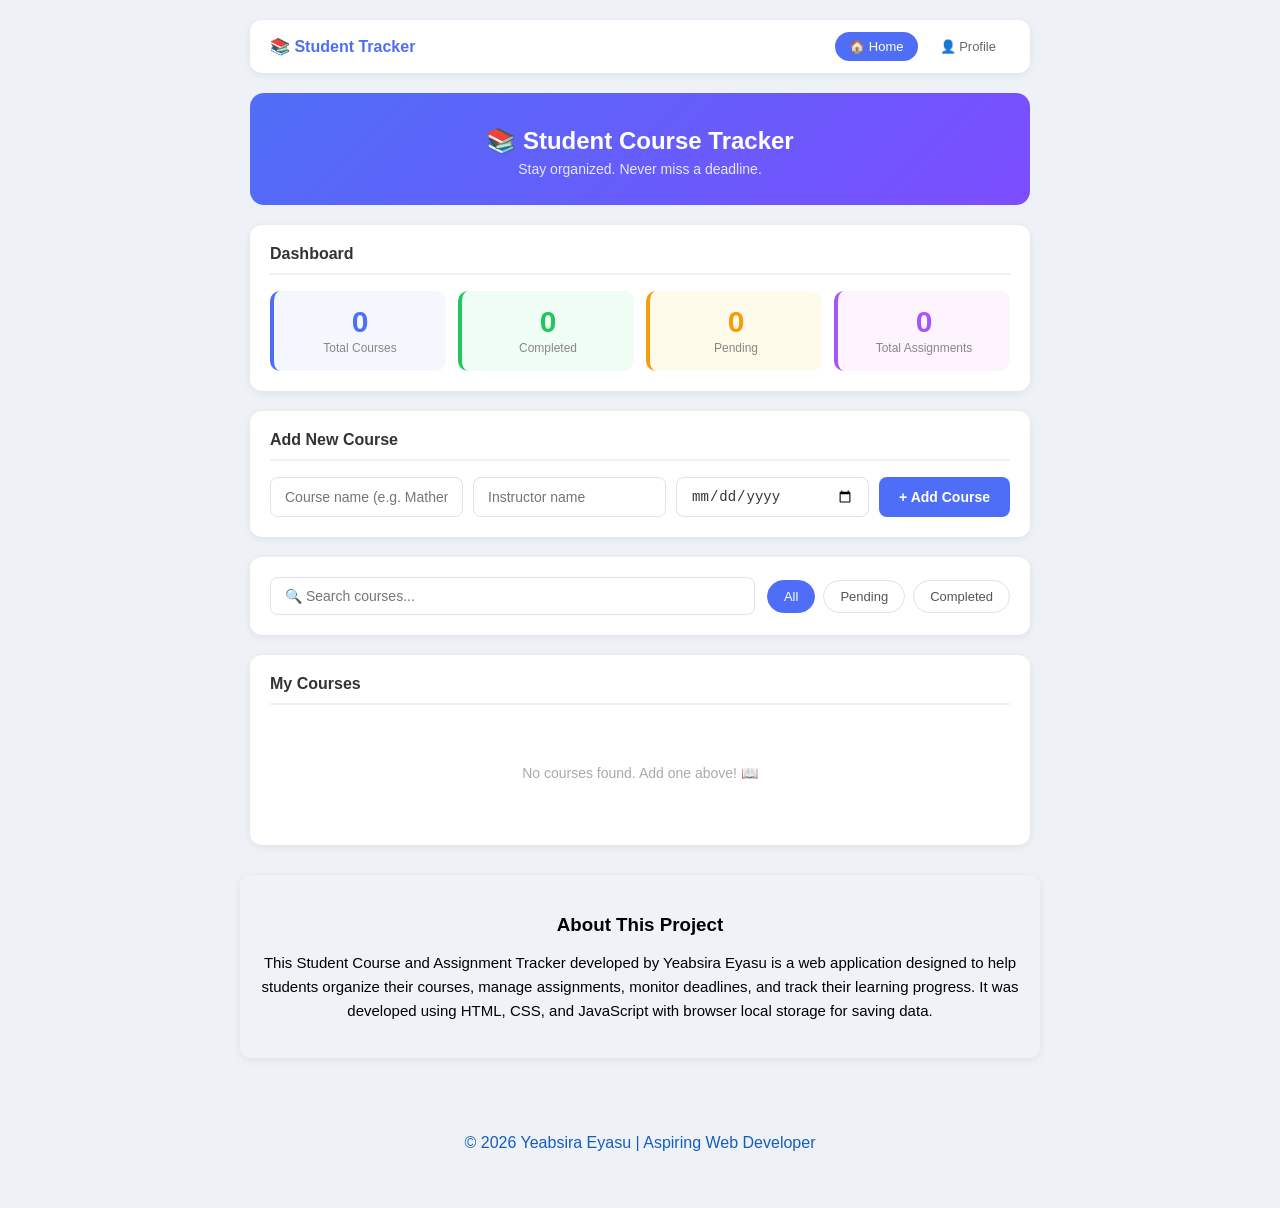
<file: index.html>
<!DOCTYPE html>
<html lang="en">
<head>
    <meta charset="UTF-8">
    <meta name="viewport" content="width=device-width, initial-scale=1.0">
    <title>Student Course Tracker</title>
    <link rel="stylesheet" href="style.css">
</head>
<body>

    <div class="container">

        <!-- ============================
             NAVIGATION BAR
             Links to all pages of the app
             ============================ -->
        <nav class="navbar">
            <span class="nav-brand">📚 Student Tracker</span>
            <!-- Brand name on the left -->

            <div class="nav-links">
                <!-- nav-links groups the page links on the right -->
                <a href="index.html" class="nav-link active">🏠 Home</a>
                <!-- class="active" highlights this link since we're on this page -->
                <a href="profile.html" class="nav-link">👤 Profile</a>
                <!-- Links to the profile/settings page -->
            </div>
        </nav>


        <!-- ============================
             HEADER
             ============================ -->
        <header class="header">
            <div id="welcomeMsg" class="header-welcome"></div>
            <!-- JavaScript will fill this with the student's name from profile -->

            <h1 class="header-title">📚 Student Course Tracker</h1>
            <p class="header-sub">Stay organized. Never miss a deadline.</p>
        </header>


        <!-- ============================
             DASHBOARD
             Shows summary numbers at a glance
             ============================ -->
        <section class="dashboard">
            <h2 class="section-title">Dashboard</h2>

            <div class="stats-grid">

                <div class="stat-card">
                    <span class="stat-number" id="totalCourses">0</span>
                    <span class="stat-label">Total Courses</span>
                </div>

                <div class="stat-card completed-card">
                    <span class="stat-number" id="completedCourses">0</span>
                    <span class="stat-label">Completed</span>
                </div>

                <div class="stat-card pending-card">
                    <span class="stat-number" id="pendingCourses">0</span>
                    <span class="stat-label">Pending</span>
                </div>

                <div class="stat-card assignment-card">
                    <span class="stat-number" id="totalAssignments">0</span>
                    <span class="stat-label">Total Assignments</span>
                </div>

            </div>
        </section>


        <!-- ============================
             ADD COURSE FORM
             ============================ -->
        <section class="form-section">
            <h2 class="section-title">Add New Course</h2>

            <div class="form">
                <input type="text" id="courseInput" placeholder="Course name (e.g. Mathematics)">
                <!-- User types the course name here -->

                <input type="text" id="instructorInput" placeholder="Instructor name">
                <!-- User types the teacher's name here -->

                <input type="date" id="deadlineInput">
                <!-- Date picker for course deadline -->

                <button id="addBtn">+ Add Course</button>
            </div>
        </section>


        <!-- ============================
             SEARCH + FILTER BAR
             ============================ -->
        <section class="controls">
            <input type="text" id="searchInput" placeholder="🔍 Search courses..." class="search-input">

            <div class="filters">
                <button class="filter-btn active" id="allBtn">All</button>
                <button class="filter-btn" id="pendingBtn">Pending</button>
                <button class="filter-btn" id="completedBtn">Completed</button>
            </div>
        </section>


        <!-- ============================
             COURSE LIST
             Cards are built by JavaScript
             ============================ -->
        <section>
            <h2 class="section-title">My Courses</h2>
            <ul id="courseList"></ul>
        </section>

    </div>

    <script src="script.js"></script>
    <!-- script.js must be at the bottom so all HTML above loads first -->
 <section class="about-project">
    <h3>About This Project</h3>
    <p>
        This Student Course and Assignment Tracker developed by Yeabsira Eyasu is a web application
        designed to help students organize their courses, manage assignments,
        monitor deadlines, and track their learning progress. It was developed
        using HTML, CSS, and JavaScript with browser local storage for saving
        data.
    </p>
</section>

    <footer>

        <p>
            © 2026 Yeabsira Eyasu |
            Aspiring Web Developer
        </p>

    </footer>
</body>
</html>
</file>
<file: style.css>
/* ============================================================
   style.css — SHARED STYLES
   This file is used by ALL pages: index, detail, profile
   ============================================================ */

/* * = every element on the page */
* {
    box-sizing: border-box;
    /* Padding/border included in element width — prevents overflow */
}

/* ============================================================
   BODY & BASE
   ============================================================ */

body {
    font-family: 'Segoe UI', Arial, sans-serif;
    background-color: #eef2f7;
    margin: 0;
    padding: 20px;
    min-height: 100vh;
    transition: background 0.3s, color 0.3s;
    /* Smooth transition when dark mode is toggled */
}

/* DARK MODE — applied when JS adds class="dark" to <body> */
body.dark {
    background-color: #1a1a2e;
    /* Very dark navy background */
    color: #e0e0e0;
    /* Light grey text */
}

/* ============================================================
   CONTAINER
   ============================================================ */

.container {
    width: 90%;
    max-width: 780px;
    margin: 0 auto;
    display: flex;
    flex-direction: column;
    gap: 20px;
    /* Space between each section */
}

/* ============================================================
   NAVIGATION BAR
   ============================================================ */

.navbar {
    display: flex;
    justify-content: space-between;
    /* Brand on left, links on right */
    align-items: center;
    background: white;
    padding: 12px 20px;
    border-radius: 12px;
    box-shadow: 0 2px 8px rgba(0,0,0,0.07);
}

body.dark .navbar {
    background: #16213e;
    /* Dark card background */
}

.nav-brand {
    font-weight: 700;
    font-size: 16px;
    color: #4f6ef7;
}

.nav-links {
    display: flex;
    gap: 8px;
}

.nav-link {
    text-decoration: none;
    /* Removes the default underline from links */
    padding: 7px 14px;
    border-radius: 20px;
    /* Pill shape */
    font-size: 13px;
    color: #666;
    transition: all 0.2s;
}

.nav-link:hover {
    background: #eef2f7;
    color: #4f6ef7;
}

.nav-link.active {
    /* JS adds/removes this — or we hardcode it per page */
    background: #4f6ef7;
    color: white;
}

body.dark .nav-link { color: #aaa; }
body.dark .nav-link.active { background: #4f6ef7; color: white; }
body.dark .nav-link:hover { background: #0f3460; color: #7b9fff; }

/* ============================================================
   BACK BUTTON (detail page only)
   ============================================================ */

.back-bar {
    display: flex;
}

.back-btn {
    text-decoration: none;
    color: #4f6ef7;
    font-size: 14px;
    font-weight: 600;
    padding: 6px 0;
    transition: opacity 0.2s;
}

.back-btn:hover { opacity: 0.7; }

/* ============================================================
   HEADER
   ============================================================ */

.header {
    background: linear-gradient(135deg, #4f6ef7, #7c4dff);
    color: white;
    padding: 28px 24px;
    border-radius: 14px;
    text-align: center;
}

.header-welcome {
    font-size: 14px;
    opacity: 0.9;
    margin-bottom: 6px;
}

.header-title {
    margin: 0 0 6px 0;
    font-size: 24px;
}

.header-sub {
    margin: 4px 0 0;
    font-size: 14px;
    opacity: 0.85;
}

/* ============================================================
   SECTION CARDS
   White boxes wrapping each section
   ============================================================ */

.dashboard,
.form-section,
.controls,
section {
    background: white;
    border-radius: 12px;
    padding: 20px;
    box-shadow: 0 2px 8px rgba(0,0,0,0.07);
}

body.dark .dashboard,
body.dark .form-section,
body.dark .controls,
body.dark section {
    background: #16213e;
    box-shadow: 0 2px 8px rgba(0,0,0,0.3);
}

.section-title {
    margin: 0 0 16px 0;
    font-size: 16px;
    font-weight: 600;
    color: #333;
    border-bottom: 2px solid #eef2f7;
    padding-bottom: 10px;
}

body.dark .section-title {
    color: #e0e0e0;
    border-bottom-color: #0f3460;
}

/* ============================================================
   DASHBOARD STAT CARDS
   ============================================================ */

.stats-grid {
    display: flex;
    gap: 12px;
    flex-wrap: wrap;
    /* Wraps to next line on small screens */
}

.stat-card {
    flex: 1;
    min-width: 100px;
    /* Never gets narrower than 100px before wrapping */
    background: #f5f7ff;
    border-radius: 10px;
    padding: 16px 12px;
    text-align: center;
    border-left: 4px solid #4f6ef7;
}

.completed-card  { background: #f0fdf4; border-left-color: #22c55e; }
.pending-card    { background: #fffbeb; border-left-color: #f59e0b; }
.assignment-card { background: #fdf4ff; border-left-color: #a855f7; }

body.dark .stat-card        { background: #0f3460; }
body.dark .completed-card   { background: #052e16; }
body.dark .pending-card     { background: #2d1a00; }
body.dark .assignment-card  { background: #2d0a3e; }

.stat-number {
    display: block;
    font-size: 30px;
    font-weight: 700;
    color: #4f6ef7;
    line-height: 1;
}

.completed-card .stat-number  { color: #22c55e; }
.pending-card .stat-number    { color: #f59e0b; }
.assignment-card .stat-number { color: #a855f7; }

.stat-label {
    display: block;
    font-size: 12px;
    color: #888;
    margin-top: 4px;
}

/* ============================================================
   FORM
   ============================================================ */

.form {
    display: flex;
    flex-wrap: wrap;
    /* Wrap inputs to next line on small screens */
    gap: 10px;
}

.form input {
    flex: 1;
    min-width: 150px;
    padding: 10px 14px;
    border: 1.5px solid #dde1f0;
    border-radius: 8px;
    font-size: 14px;
    outline: none;
    transition: border-color 0.2s;
    background: white;
    color: #333;
}

.form input:focus { border-color: #4f6ef7; }

body.dark .form input {
    background: #0f3460;
    border-color: #1a4a8a;
    color: #e0e0e0;
}

/* ============================================================
   SEARCH + FILTER
   ============================================================ */

.controls {
    display: flex;
    flex-wrap: wrap;
    gap: 12px;
    align-items: center;
}

.search-input {
    flex: 1;
    min-width: 180px;
    padding: 10px 14px;
    border: 1.5px solid #dde1f0;
    border-radius: 8px;
    font-size: 14px;
    outline: none;
    background: white;
    color: #333;
    transition: border-color 0.2s;
}

.search-input:focus { border-color: #4f6ef7; }

body.dark .search-input {
    background: #0f3460;
    border-color: #1a4a8a;
    color: #e0e0e0;
}

.filters { display: flex; gap: 8px; }

.filter-btn {
    padding: 8px 16px;
    border: 1.5px solid #dde1f0;
    background: white;
    border-radius: 20px;
    font-size: 13px;
    cursor: pointer;
    transition: all 0.2s;
    color: #555;
}

.filter-btn:hover { border-color: #4f6ef7; color: #4f6ef7; }
.filter-btn.active { background: #4f6ef7; color: white; border-color: #4f6ef7; }

body.dark .filter-btn { background: #0f3460; border-color: #1a4a8a; color: #aaa; }
body.dark .filter-btn.active { background: #4f6ef7; color: white; }

/* ============================================================
   COURSE / ASSIGNMENT LIST
   ul = the list container, li = each card
   ============================================================ */

ul {
    list-style: none;
    /* No bullet points */
    padding: 0;
    margin: 0;
    display: flex;
    flex-direction: column;
    gap: 12px;
}

li {
    background: #fafafa;
    border: 1.5px solid #eee;
    border-radius: 10px;
    padding: 14px 16px;
    display: flex;
    justify-content: space-between;
    /* Info on left, buttons on right */
    align-items: flex-start;
    transition: box-shadow 0.2s;
}

li:hover { box-shadow: 0 4px 12px rgba(0,0,0,0.08); }

li.completed-item {
    background: #f0fdf4;
    border-color: #bbf7d0;
    opacity: 0.85;
}

body.dark li {
    background: #0f3460;
    border-color: #1a4a8a;
}

body.dark li.completed-item {
    background: #052e16;
    border-color: #166534;
}

/* ============================================================
   COURSE INFO (left side of each card)
   ============================================================ */

.course-info {
    display: flex;
    flex-direction: column;
    gap: 4px;
    flex: 1;
    /* Takes up remaining width */
}

.course-name {
    font-size: 15px;
    font-weight: 600;
    color: #222;
}

body.dark .course-name { color: #e0e0e0; }

.course-detail {
    font-size: 12px;
    color: #777;
}

body.dark .course-detail { color: #aaa; }

.status-badge {
    display: inline-block;
    padding: 3px 10px;
    border-radius: 12px;
    font-size: 11px;
    font-weight: 600;
    width: fit-content;
    /* Only as wide as its text */
}

.badge-pending   { background: #fffbeb; color: #d97706; }
.badge-completed { background: #f0fdf4; color: #16a34a; }

/* ============================================================
   PROGRESS BAR (on course cards — small version)
   ============================================================ */

.progress-bar-wrap {
    background: #e5e7eb;
    border-radius: 10px;
    height: 6px;
    width: 200px;
    max-width: 100%;
}

.progress-bar-fill {
    height: 100%;
    border-radius: 10px;
    background: #4f6ef7;
    transition: width 0.4s;
    /* Smooth animation when percentage changes */
}

.progress-label {
    font-size: 11px;
    color: #888;
    margin-top: 2px;
}

/* ============================================================
   PROGRESS BAR (on detail page — large version)
   ============================================================ */

.progress-big-wrap { padding: 8px 0; }

.progress-big-track {
    background: #e5e7eb;
    border-radius: 10px;
    height: 14px;
    /* Taller bar for the detail page */
    width: 100%;
}

.progress-big-fill {
    height: 100%;
    border-radius: 10px;
    background: linear-gradient(90deg, #4f6ef7, #7c4dff);
    /* Gradient fill — goes from blue to purple */
    transition: width 0.5s ease;
    /* Smooth animation */
}

.progress-big-label {
    margin-top: 8px;
    font-size: 13px;
    color: #666;
    text-align: center;
}

body.dark .progress-big-track { background: #0f3460; }
body.dark .progress-big-label { color: #aaa; }
body.dark .progress-bar-wrap  { background: #0f3460; }

/* ============================================================
   ACTION BUTTONS
   ============================================================ */

.course-actions {
    display: flex;
    gap: 6px;
    flex-shrink: 0;
    /* Prevents buttons from squishing */
    flex-wrap: wrap;
    justify-content: flex-end;
}

.btn {
    padding: 6px 12px;
    border: none;
    border-radius: 6px;
    font-size: 12px;
    font-weight: 600;
    cursor: pointer;
    transition: opacity 0.2s, transform 0.1s;
    text-decoration: none;
    /* For <a> tags styled as buttons */
    display: inline-block;
}

.btn:hover    { opacity: 0.85; }
.btn:active   { transform: scale(0.96); }
/* When clicked, button briefly shrinks — feels responsive */

.btn-view     { background: #e0e7ff; color: #4f6ef7; }
.btn-complete { background: #22c55e; color: white; }
.btn-edit     { background: #f59e0b; color: white; }
.btn-delete   { background: #ef4444; color: white; }

#addBtn {
    padding: 10px 20px;
    background: #4f6ef7;
    color: white;
    border: none;
    border-radius: 8px;
    font-size: 14px;
    font-weight: 600;
    cursor: pointer;
    transition: background 0.2s;
}

#addBtn:hover { background: #3a58e0; }

/* ============================================================
   EMPTY STATE
   ============================================================ */

.empty-state {
    text-align: center;
    color: #aaa;
    font-size: 14px;
    padding: 30px 0;
}

/* ============================================================
   PROFILE PAGE SPECIFIC STYLES
   ============================================================ */

/* Photo circle */
.photo-section {
    display: flex;
    align-items: center;
    gap: 20px;
    flex-wrap: wrap;
}

.avatar-circle {
    width: 90px;
    height: 90px;
    border-radius: 50%;
    /* Makes it a circle */
    background: #e0e7ff;
    display: flex;
    align-items: center;
    justify-content: center;
    overflow: hidden;
    /* Hides anything outside the circle */
    font-size: 28px;
    font-weight: 700;
    color: #4f6ef7;
    border: 3px solid #4f6ef7;
    flex-shrink: 0;
}

.avatar-circle img {
    width: 100%;
    height: 100%;
    object-fit: cover;
    /* Fills the circle without stretching the image */
}

.photo-controls {
    display: flex;
    flex-direction: column;
    gap: 8px;
}

/* Profile form — stacked vertically (not horizontal like course form) */
.profile-form {
    display: flex;
    flex-direction: column;
    gap: 14px;
}

.form-group {
    display: flex;
    flex-direction: column;
    gap: 6px;
}

.form-group label {
    font-size: 13px;
    font-weight: 600;
    color: #555;
}

body.dark .form-group label { color: #aaa; }

.form-group input {
    padding: 10px 14px;
    border: 1.5px solid #dde1f0;
    border-radius: 8px;
    font-size: 14px;
    outline: none;
    transition: border-color 0.2s;
    background: white;
    color: #333;
}

.form-group input:focus { border-color: #4f6ef7; }

body.dark .form-group input {
    background: #0f3460;
    border-color: #1a4a8a;
    color: #e0e0e0;
}

/* Dark mode toggle row */
.theme-row {
    display: flex;
    justify-content: space-between;
    align-items: center;
}

/* Toggle switch (checkbox styled as a sliding switch) */
.toggle-switch {
    position: relative;
    width: 50px;
    height: 26px;
    cursor: pointer;
}

.toggle-switch input {
    /* Hide the actual checkbox — we style the span instead */
    opacity: 0;
    width: 0;
    height: 0;
}

.toggle-slider {
    position: absolute;
    top: 0; left: 0; right: 0; bottom: 0;
    background: #ccc;
    border-radius: 26px;
    transition: background 0.3s;
}

/* The circular knob inside the toggle */
.toggle-slider::before {
    content: "";
    /* ::before creates a fake element — we use it as the knob */
    position: absolute;
    height: 20px;
    width: 20px;
    left: 3px;
    bottom: 3px;
    background: white;
    border-radius: 50%;
    transition: transform 0.3s;
    /* Smooth slide animation */
}

/* When toggle is ON (checked), slide the knob right */
.toggle-switch input:checked + .toggle-slider {
    background: #4f6ef7;
    /* Blue when on */
}

.toggle-switch input:checked + .toggle-slider::before {
    transform: translateX(24px);
    /* Move knob 24px to the right */
}

/* ============================================================
   RESPONSIVE DESIGN
   Applied only on screens smaller than 500px (phones)
   ============================================================ */

@media (max-width: 500px) {

    .stats-grid {
        flex-direction: column;
        /* Stack stat cards vertically on phone */
    }

    li {
        flex-direction: column;
        gap: 10px;
    }

    .course-actions {
        width: 100%;
        justify-content: flex-start;
    }

    .photo-section {
        flex-direction: column;
        align-items: flex-start;
    }
}
.about-project {
    margin: 30px auto;
    padding: 20px;
    max-width: 800px;
    background: rgba(255, 255, 255, 0.08);
    border-radius: 10px;
    text-align: center;
}

.about-project h3 {
    margin-bottom: 10px;
}

.about-project p {
    line-height: 1.6;
    font-size: 15px;
}
footer {

    text-align: center;

    padding: 20px;

    margin-top: 40px;

    color: #165cbd;
}
</file>
